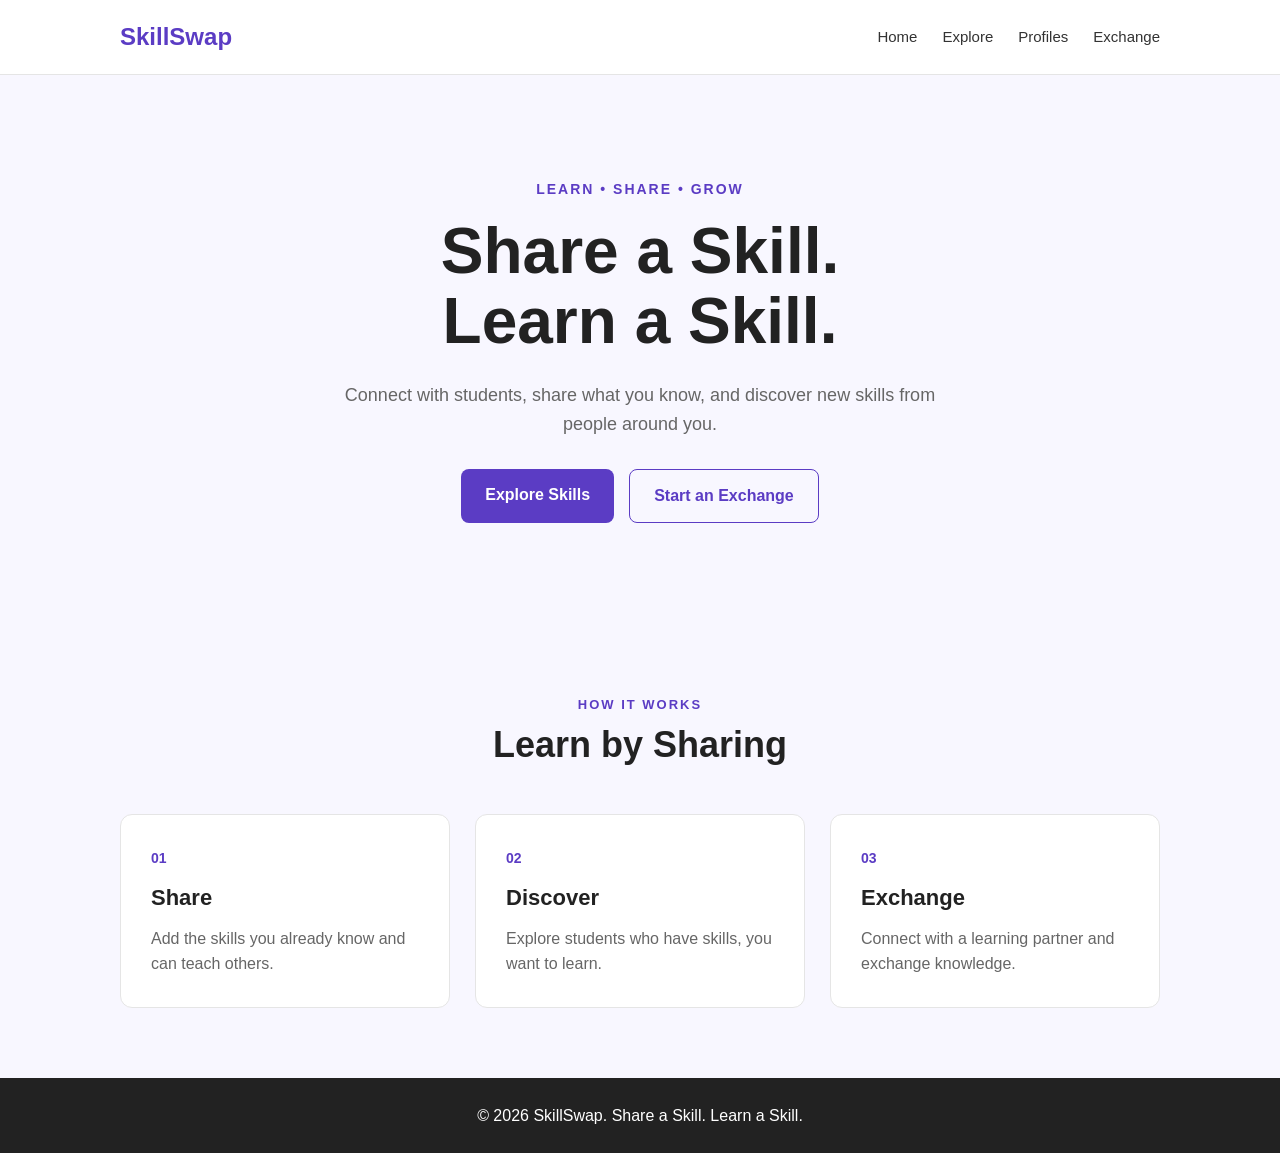
<file: index.html>
<!DOCTYPE html>
<html lang="en">
<head>
    <meta charset="UTF-8">
    <meta name="viewport" content="width=device-width, initial-scale=1.0">

    <title>SkillSwap | Share a Skill. Learn a Skill.</title>

    <link rel="stylesheet" href="css/style.css">
</head>

<body>

<header>
    <nav>
        <a href="index.html">SkillSwap</a>

        <div>
            <a href="index.html">Home</a>
            <a href="explore.html">Explore</a>
            <a href="profile.html">Profiles</a>
            <a href="exchange.html">Exchange</a>
        </div>
    </nav>

</header>

<main>

    <section class="hero">

        <div class="hero-content">

            <p class="tagline">LEARN • SHARE • GROW</p>

            <h1>
                Share a Skill.<br>
                Learn a Skill.
            </h1>

            <p>
                Connect with students, share what you know, and discover new skills from people around you.
            </p>

            <div class="hero-buttons">
                <a href="explore.html">Explore Skills</a>
                <a href="exchange.html">Start an Exchange</a>
            </div>

        </div>

    </section>

    <section class="how-it-works">

        <div class="section-heading">
            <p>HOW IT WORKS</p>
            <h2>Learn by Sharing</h2>
        </div>

        <div class="steps">

            <article class="step-card">
                <span>01</span>
                <h3>Share</h3>
                <p>
                    Add the skills you already know and can teach others.
                </p>
            </article>

            <article class="step-card">
                <span>02</span>
                <h3>Discover</h3>
                <p>
                    Explore students who have skills, you want to learn.
                </p>
            </article>

            <article class="step-card">
                <span>03</span>
                <h3>Exchange</h3>
                <p>
                    Connect with a learning partner
                    and exchange knowledge.
                </p>
            </article>

        </div>

    </section>

</main>

<footer>
    <p>&copy; 2026 SkillSwap. Share a Skill. Learn a Skill.</p>
</footer>

</body>
</html>
</file>
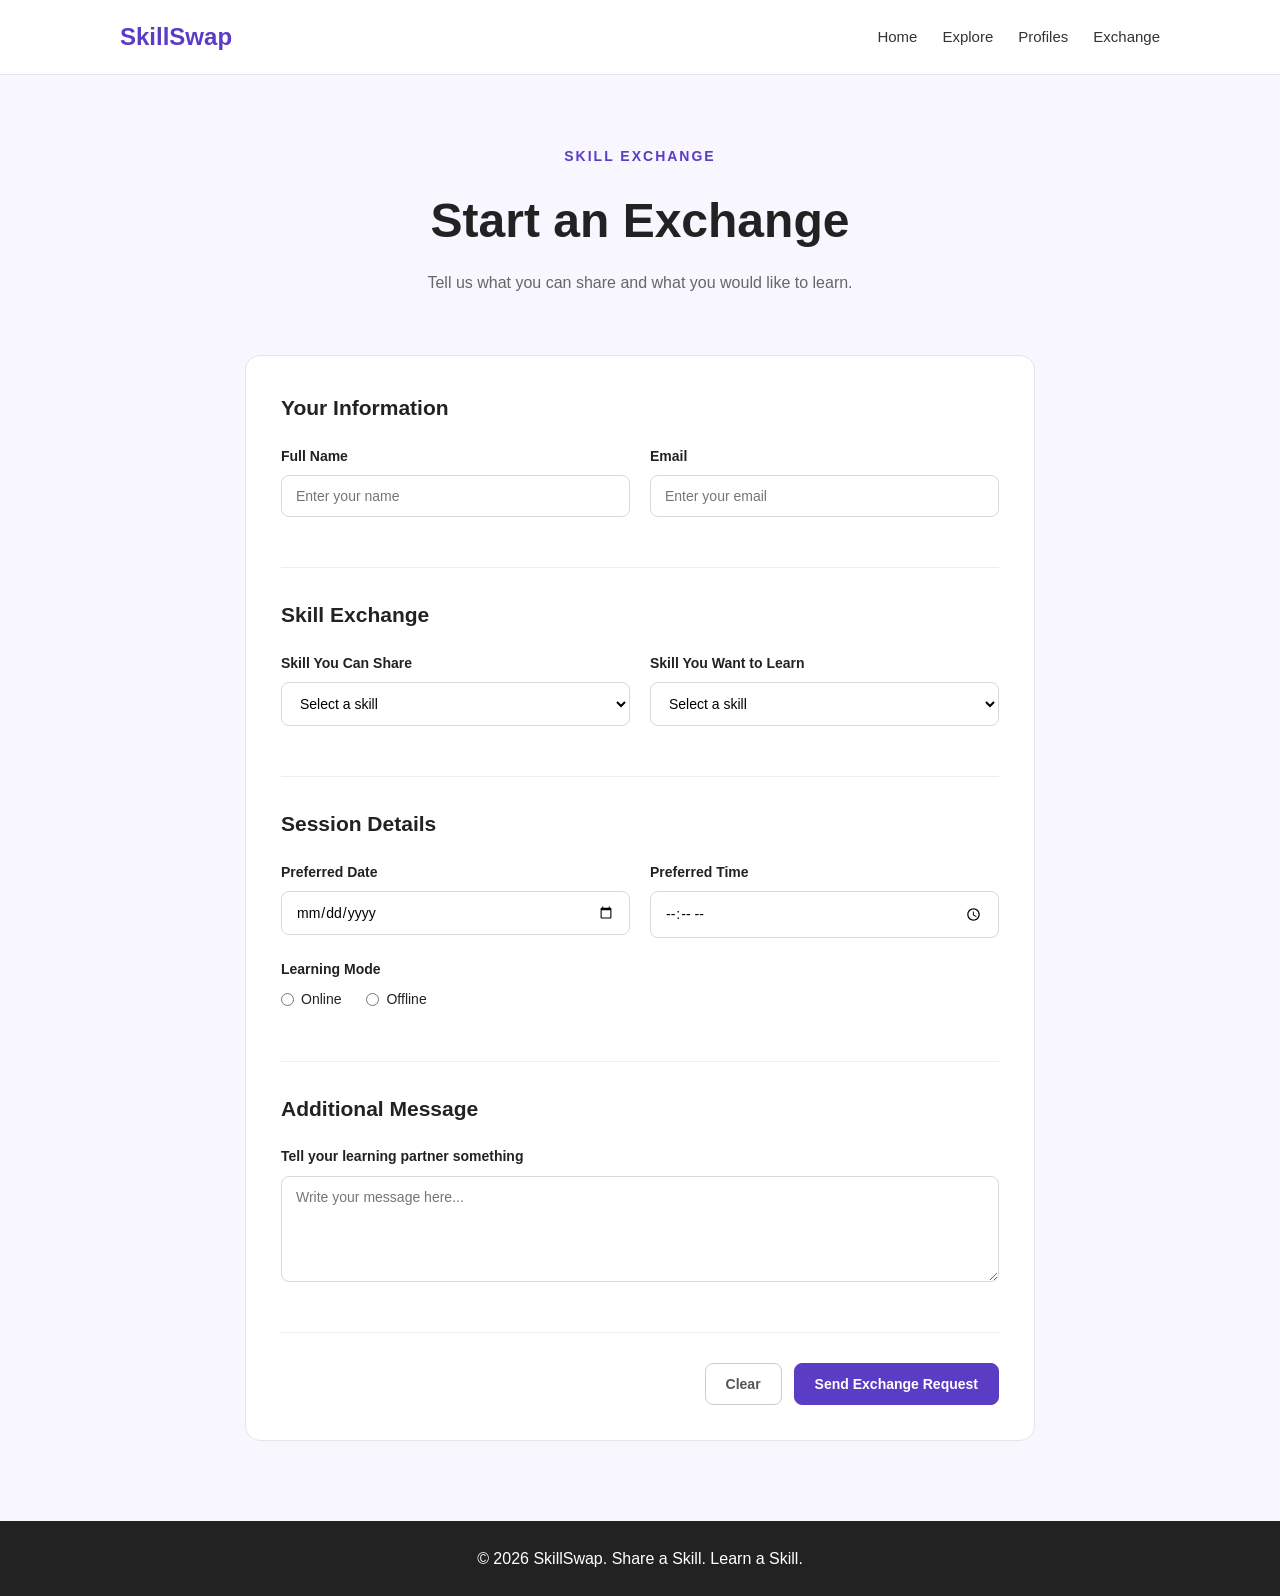
<file: exchange.html>
<!DOCTYPE html>
<html lang="en">
<head>
    <meta charset="UTF-8">
    <meta name="viewport" content="width=device-width, initial-scale=1.0">

    <title>Skill Exchange | SkillSwap</title>

    <link rel="stylesheet" href="css/style.css">
</head>

<body>

<header>
    <nav>
        <a href="index.html">SkillSwap</a>

        <div>
            <a href="index.html">Home</a>
            <a href="explore.html">Explore</a>
            <a href="profile.html">Profiles</a>
            <a href="exchange.html">Exchange</a>
        </div>
    </nav>
</header>


<main>

    <section class="exchange-header">

        <p class="tagline">SKILL EXCHANGE</p>

        <h1>Start an Exchange</h1>

        <p>
            Tell us what you can share and what you would like to learn.
        </p>

    </section>


    <section class="exchange-container">

        <form class="exchange-form">

            <div class="form-section">

                <h2>Your Information</h2>

                <div class="form-grid">

                    <div class="form-group">
                        <label for="name">Full Name</label>
                        <input
                                type="text"
                                id="name"
                                name="name"
                                placeholder="Enter your name"
                                required>
                    </div>

                    <div class="form-group">
                        <label for="email">Email</label>
                        <input
                                type="email"
                                id="email"
                                name="email"
                                placeholder="Enter your email"
                                required>
                    </div>

                </div>

            </div>


            <div class="form-section">

                <h2>Skill Exchange</h2>

                <div class="form-grid">

                    <div class="form-group">

                        <label for="teach">
                            Skill You Can Share
                        </label>

                        <select id="teach" name="teach">

                            <option value="">
                                Select a skill
                            </option>

                            <option>Java</option>
                            <option>HTML & CSS</option>
                            <option>Python</option>
                            <option>JavaScript</option>
                            <option>UI/UX Design</option>
                            <option>Figma</option>
                            <option>Communication</option>

                        </select>

                    </div>


                    <div class="form-group">

                        <label for="learn">
                            Skill You Want to Learn
                        </label>

                        <select id="learn" name="learn">

                            <option value="">
                                Select a skill
                            </option>

                            <option>Java</option>
                            <option>HTML & CSS</option>
                            <option>Python</option>
                            <option>JavaScript</option>
                            <option>UI/UX Design</option>
                            <option>Figma</option>
                            <option>Communication</option>

                        </select>

                    </div>

                </div>

            </div>


            <div class="form-section">

                <h2>Session Details</h2>

                <div class="form-grid">

                    <div class="form-group">

                        <label for="date">Preferred Date</label>

                        <input
                                type="date"
                                id="date"
                                name="date">

                    </div>


                    <div class="form-group">

                        <label for="time">Preferred Time</label>

                        <input
                                type="time"
                                id="time"
                                name="time">

                    </div>

                </div>


                <div class="form-group">

                    <label>Learning Mode</label>

                    <div class="radio-group">

                        <label>
                            <input
                                    type="radio"
                                    name="mode"
                                    value="online">
                            Online
                        </label>

                        <label>
                            <input
                                    type="radio"
                                    name="mode"
                                    value="offline">
                            Offline
                        </label>

                    </div>

                </div>

            </div>


            <div class="form-section">

                <h2>Additional Message</h2>

                <div class="form-group">

                    <label for="message">
                        Tell your learning partner something
                    </label>

                    <textarea
                            id="message"
                            name="message"
                            rows="5"
                            placeholder="Write your message here..."></textarea>

                </div>

            </div>


            <div class="form-actions">

                <button type="reset" class="reset-button">
                    Clear
                </button>

                <button type="submit" class="submit-button">
                    Send Exchange Request
                </button>

            </div>

        </form>

    </section>

</main>


<footer>
    <p>&copy; 2026 SkillSwap. Share a Skill. Learn a Skill.</p>
</footer>

</body>
</html>
</file>
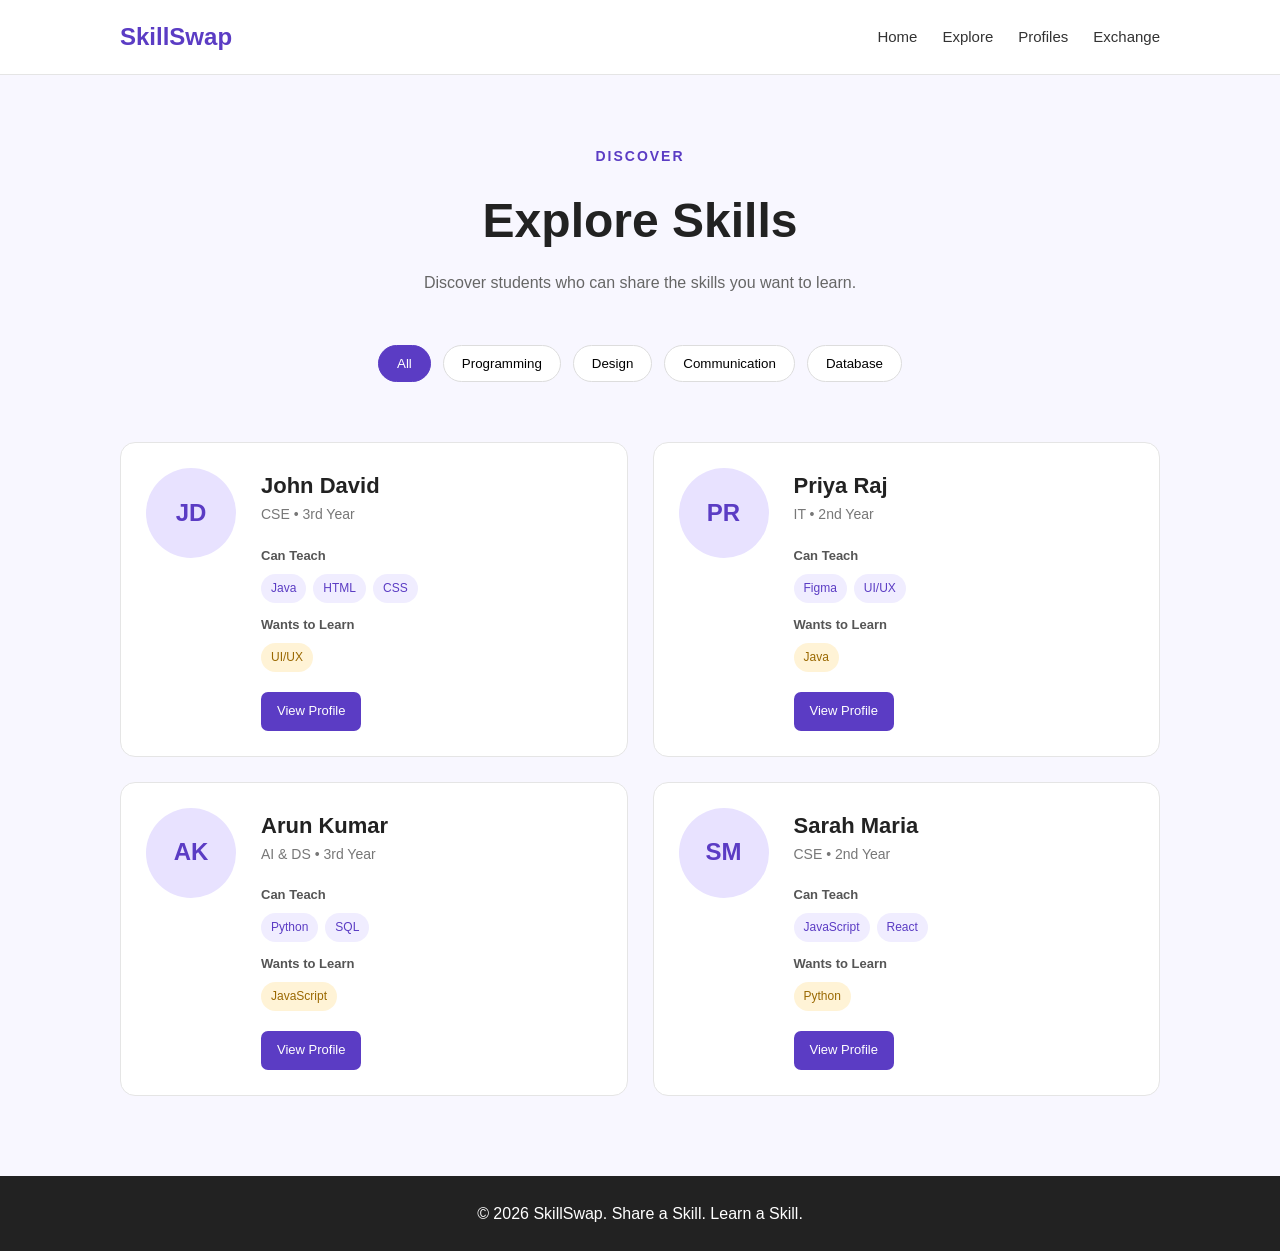
<file: explore.html>
<!DOCTYPE html>
<html lang="en">
<head>
    <meta charset="UTF-8">
    <meta name="viewport" content="width=device-width, initial-scale=1.0">

    <title>Explore Skills | SkillSwap</title>

    <link rel="stylesheet" href="css/style.css">
</head>

<body>

<header>
    <nav>
        <a href="index.html">SkillSwap</a>

        <div>
            <a href="index.html">Home</a>
            <a href="explore.html">Explore</a>
            <a href="profile.html">Profiles</a>
            <a href="exchange.html">Exchange</a>
        </div>
    </nav>
</header>

<main>

    <section class="explore-header">

        <p class="tagline">DISCOVER</p>

        <h1>Explore Skills</h1>

        <p>
            Discover students who can share the skills
            you want to learn.
        </p>

    </section>

    <section class="categories">

        <button>All</button>
        <button>Programming</button>
        <button>Design</button>
        <button>Communication</button>
        <button>Database</button>

    </section>
    <section class="student-section">

        <div class="student-grid">


            <article class="student-card">

                <div class="student-image">
                    <span>JD</span>
                </div>

                <div class="student-info">

                    <h2>John David</h2>

                    <p class="student-course">
                        CSE • 3rd Year
                    </p>

                    <h3>Can Teach</h3>

                    <div class="skills">
                        <span>Java</span>
                        <span>HTML</span>
                        <span>CSS</span>
                    </div>

                    <h3>Wants to Learn</h3>

                    <div class="skills wanted">
                        <span>UI/UX</span>
                    </div>

                    <a href="profile.html" class="profile-button">
                        View Profile
                    </a>

                </div>

            </article>

            <article class="student-card">

                <div class="student-image">
                    <span>PR</span>
                </div>

                <div class="student-info">

                    <h2>Priya Raj</h2>

                    <p class="student-course">
                        IT • 2nd Year
                    </p>

                    <h3>Can Teach</h3>

                    <div class="skills">
                        <span>Figma</span>
                        <span>UI/UX</span>
                    </div>

                    <h3>Wants to Learn</h3>

                    <div class="skills wanted">
                        <span>Java</span>
                    </div>

                    <a href="profile.html" class="profile-button">
                        View Profile
                    </a>

                </div>

            </article>

            <article class="student-card">

                <div class="student-image">
                    <span>AK</span>
                </div>

                <div class="student-info">

                    <h2>Arun Kumar</h2>

                    <p class="student-course">
                        AI & DS • 3rd Year
                    </p>

                    <h3>Can Teach</h3>

                    <div class="skills">
                        <span>Python</span>
                        <span>SQL</span>
                    </div>

                    <h3>Wants to Learn</h3>

                    <div class="skills wanted">
                        <span>JavaScript</span>
                    </div>

                    <a href="profile.html" class="profile-button">
                        View Profile
                    </a>

                </div>

            </article>

            <article class="student-card">

                <div class="student-image">
                    <span>SM</span>
                </div>

                <div class="student-info">

                    <h2>Sarah Maria</h2>

                    <p class="student-course">
                        CSE • 2nd Year
                    </p>

                    <h3>Can Teach</h3>

                    <div class="skills">
                        <span>JavaScript</span>
                        <span>React</span>
                    </div>

                    <h3>Wants to Learn</h3>

                    <div class="skills wanted">
                        <span>Python</span>
                    </div>

                    <a href="profile.html" class="profile-button">
                        View Profile
                    </a>

                </div>

            </article>

        </div>

    </section>

</main>

<footer>
    <p>&copy; 2026 SkillSwap. Share a Skill. Learn a Skill.</p>
</footer>

</body>
</html>
</file>
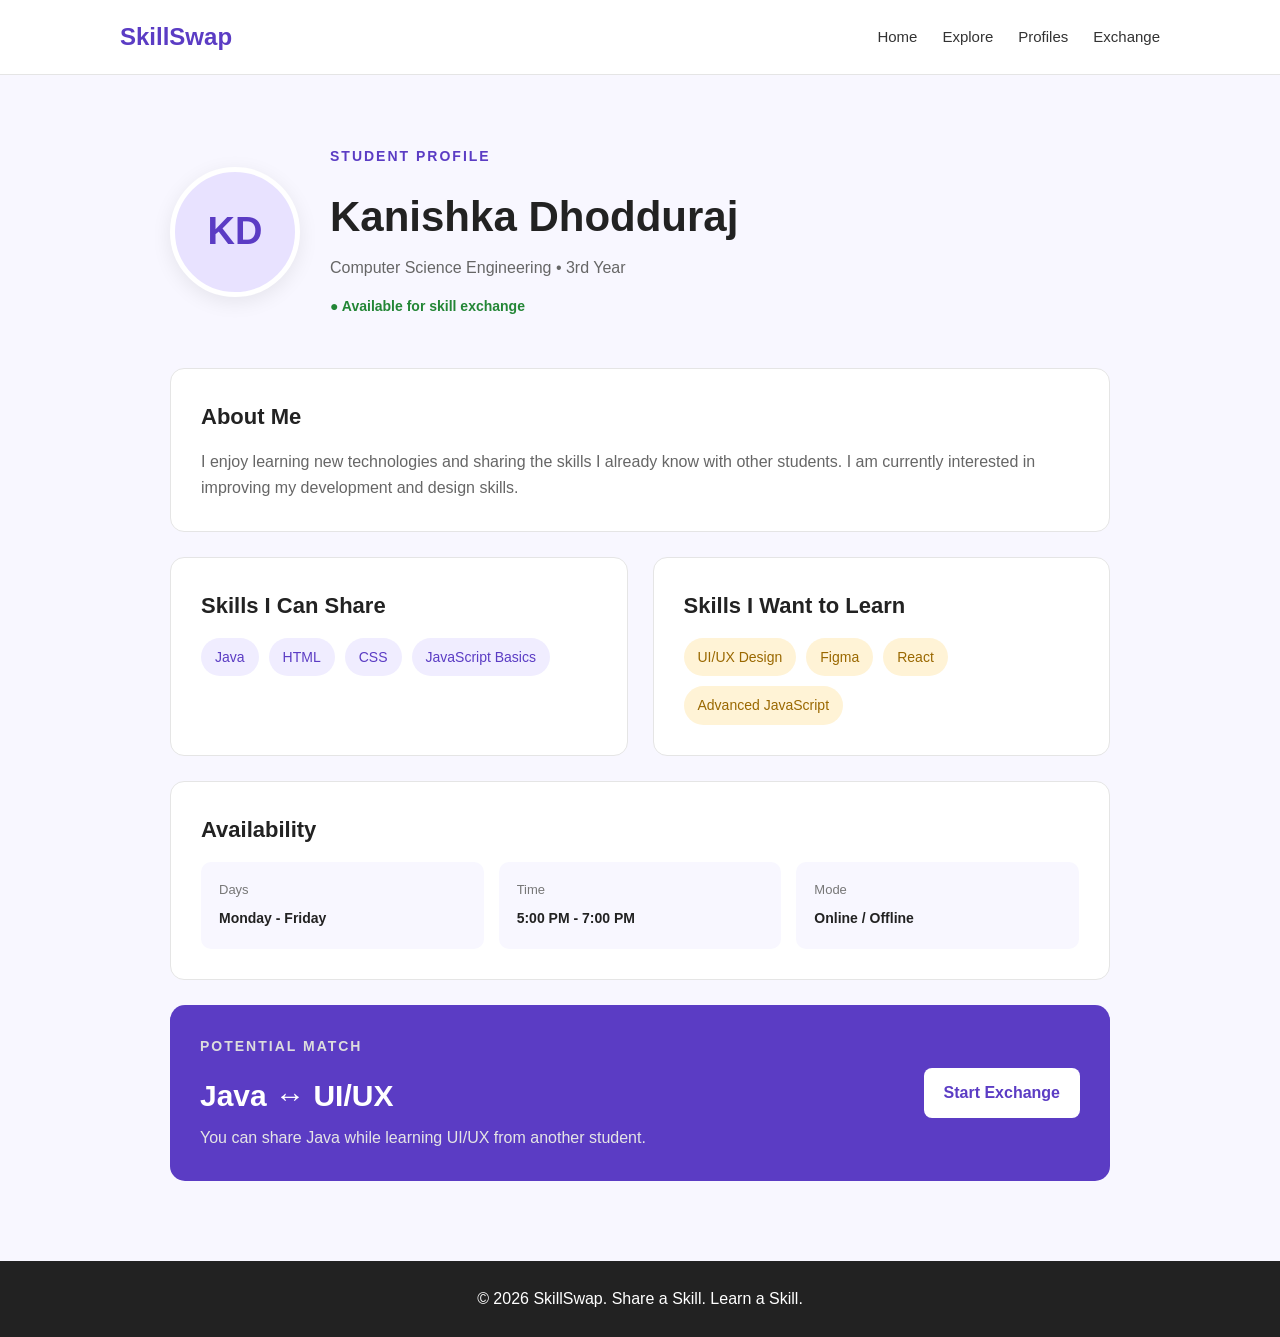
<file: profile.html>
<!DOCTYPE html>
<html lang="en">
<head>
    <meta charset="UTF-8">
    <meta name="viewport" content="width=device-width, initial-scale=1.0">

    <title>Profile | SkillSwap</title>

    <link rel="stylesheet" href="css/style.css">
</head>

<body>

<header>
    <nav>
        <a href="index.html">SkillSwap</a>

        <div>
            <a href="index.html">Home</a>
            <a href="explore.html">Explore</a>
            <a href="profile.html">Profiles</a>
            <a href="exchange.html">Exchange</a>
        </div>


    </nav>

</header>


<main>

    <section class="profile-header">

        <div class="profile-avatar">
            KD
        </div>

        <div class="profile-title">
            <p class="tagline">STUDENT PROFILE</p>

            <h1>Kanishka Dhodduraj</h1>

            <p>
                Computer Science Engineering • 3rd Year
            </p>

            <span class="availability">
                    ● Available for skill exchange
                </span>
        </div>

    </section>

    <section class="profile-container">
        <article class="profile-card">

            <h2>About Me</h2>

            <p>
                I enjoy learning new technologies and sharing the skills I already know with other students. I am currently interested in improving my development and design skills.
            </p>

        </article>

        <div class="profile-columns">

            <article class="profile-card">

                <h2>Skills I Can Share</h2>

                <ul class="skill-list">
                    <li>Java</li>
                    <li>HTML</li>
                    <li>CSS</li>
                    <li>JavaScript Basics</li>
                </ul>

            </article>


            <article class="profile-card">

                <h2>Skills I Want to Learn</h2>

                <ul class="skill-list wanted-list">
                    <li>UI/UX Design</li>
                    <li>Figma</li>
                    <li>React</li>
                    <li>Advanced JavaScript</li>

                </ul>

            </article>

        </div>

        <article class="profile-card">

            <h2>Availability</h2>

            <div class="availability-grid">

                <div>
                    <span>Days</span>
                    <strong>Monday - Friday</strong>
                </div>

                <div>
                    <span>Time</span>
                    <strong>5:00 PM - 7:00 PM</strong>
                </div>

                <div>
                    <span>Mode</span>
                    <strong>Online / Offline</strong>
                </div>

            </div>

        </article>

        <article class="match-card">

            <div class="match-content">

                <p class="tagline">POTENTIAL MATCH</p>

                <h2>Java ↔ UI/UX</h2>

                <p>
                    You can share Java while learning UI/UX
                    from another student.
                </p>

            </div>

            <a href="exchange.html" class="match-button">
                Start Exchange
            </a>

        </article>

    </section>

</main>

<footer>
    <p>&copy; 2026 SkillSwap. Share a Skill. Learn a Skill.</p>
</footer>

</body>
</html>
</file>
<file: css/style.css>
* {
    margin: 0;
    padding: 0;
    box-sizing: border-box;
}

body {
    font-family: Arial, sans-serif;
    background-color: #f8f7ff;
    color: #222;
    line-height: 1.6;
}

header {
    background-color: white;
    border-bottom: 1px solid #e5e5e5;
}

nav {
    max-width: 1100px;
    margin: auto;
    padding: 18px 30px;

    display: flex;
    justify-content: space-between;
    align-items: center;
}

nav > a {
    text-decoration: none;
    color: #5b3cc4;
    font-size: 24px;
    font-weight: bold;
}

nav div {
    display: flex;
    gap: 25px;
}

nav div a {
    text-decoration: none;
    color: #333;
    font-size: 15px;
}

nav div a:hover {
    color: #5b3cc4;
}

.hero {
    min-height: 550px;

    display: flex;
    align-items: center;
    justify-content: center;

    text-align: center;
    padding: 60px 20px;
}

.hero-content {
    max-width: 750px;
}

.tagline {
    color: #5b3cc4;
    font-size: 14px;
    font-weight: bold;
    letter-spacing: 2px;
    margin-bottom: 15px;
}

.hero h1 {
    font-size: 64px;
    line-height: 1.1;
    margin-bottom: 25px;
}

.hero-content > p:not(.tagline) {
    color: #666;
    font-size: 18px;
    max-width: 600px;
    margin: 0 auto 30px;
}

.hero-buttons {
    display: flex;
    justify-content: center;
    gap: 15px;
}

.hero-buttons a {
    text-decoration: none;
    padding: 13px 24px;
    border-radius: 8px;
    font-weight: bold;
    transition: 0.3s;
}

.hero-buttons a:first-child {
    background-color: #5b3cc4;
    color: white;
}

.hero-buttons a:last-child {
    border: 1px solid #5b3cc4;
    color: #5b3cc4;
}

.hero-buttons a:hover {
    transform: translateY(-3px);
}

.how-it-works {
    max-width: 1100px;
    margin: auto;
    padding: 70px 30px;
}

.section-heading {
    text-align: center;
    margin-bottom: 40px;
}

.section-heading p {
    color: #5b3cc4;
    font-size: 13px;
    font-weight: bold;
    letter-spacing: 2px;
}

.section-heading h2 {
    font-size: 36px;
}

.steps {
    display: grid;
    grid-template-columns: repeat(3, 1fr);
    gap: 25px;
}

.step-card {
    background-color: white;
    padding: 30px;
    border: 1px solid #e5e5e5;
    border-radius: 12px;

    transition: 0.3s;
}

.step-card:hover {
    transform: translateY(-6px);
    box-shadow: 0 10px 25px rgba(0, 0, 0, 0.08);
}

.step-card span {
    color: #5b3cc4;
    font-size: 14px;
    font-weight: bold;
}

.step-card h3 {
    margin: 10px 0;
    font-size: 22px;
}

.step-card p {
    color: #666;
}

footer {
    text-align: center;
    padding: 25px;
    background-color: #222;
    color: white;
}


@media (max-width: 768px) {

    nav {
        flex-direction: column;
        gap: 15px;

    }

    nav div {
        gap: 15px;
        flex-wrap: wrap;
        justify-content: center;
    }

    .hero h1 {
        font-size: 45px;
    }

    .hero-buttons {
        flex-direction: column;
        align-items: center;
    }

    .steps {
        grid-template-columns: 1fr;
    }
}

/*Explore*/

.explore-header {
    text-align: center;
    padding: 70px 20px 40px;
}

.explore-header h1 {
    font-size: 48px;
    margin: 10px 0;
}

.explore-header > p:last-child {
    color: #666;
}

.categories {
    display: flex;
    justify-content: center;
    gap: 12px;
    flex-wrap: wrap;
    padding: 10px 20px 40px;
}

.categories button {
    border: 1px solid #ddd;
    background-color: white;
    padding: 10px 18px;
    border-radius: 20px;
    cursor: pointer;
    transition: 0.3s;
}

.categories button:first-child,
.categories button:hover {
    background-color: #5b3cc4;
    color: white;
    border-color: #5b3cc4;
}

.student-section {
    max-width: 1100px;
    margin: auto;
    padding: 20px 30px 80px;
}

.student-grid {
    display: grid;
    grid-template-columns: repeat(2, 1fr);
    gap: 25px;
}

.student-card {
    display: flex;
    gap: 25px;

    background-color: white;
    border: 1px solid #e5e5e5;
    border-radius: 15px;

    padding: 25px;

    transition: 0.3s;
}

.student-card:hover {
    transform: translateY(-5px);
    box-shadow: 0 10px 25px rgba(0, 0, 0, 0.08);
}
.student-image {
    min-width: 90px;
    height: 90px;

    border-radius: 50%;

    display: flex;
    align-items: center;
    justify-content: center;

    background-color: #e8e2ff;
    color: #5b3cc4;

    font-size: 24px;
    font-weight: bold;
}
.student-info {
    flex: 1;
}

.student-info h2 {
    font-size: 22px;
}

.student-course {
    color: #777;
    font-size: 14px;
    margin-bottom: 20px;
}

.student-info h3 {
    font-size: 13px;
    margin-top: 12px;
    margin-bottom: 7px;
    color: #555;
}

.skills {
    display: flex;
    flex-wrap: wrap;
    gap: 7px;
}

.skills span {
    background-color: #f0edff;
    color: #5b3cc4;
    padding: 5px 10px;
    border-radius: 15px;
    font-size: 12px;
}

.skills.wanted span {
    background-color: #fff3d6;
    color: #9a6800;
}
.profile-button {
    display: inline-block;

    margin-top: 20px;

    text-decoration: none;

    background-color: #5b3cc4;
    color: white;

    padding: 9px 16px;

    border-radius: 7px;

    font-size: 13px;

    transition: 0.3s;
}

.profile-button:hover {
    transform: translateY(-2px);
}

@media (max-width: 850px) {

    .student-grid {
        grid-template-columns: 1fr;
    }
}


@media (max-width: 600px) {

    .student-card {
        flex-direction: column;
        align-items: center;
        text-align: center;
    }

    .skills {
        justify-content: center;
    }

    .explore-header h1 {
        font-size: 38px;
    }
}

/* Profile Page*/

.profile-header {
    max-width: 1000px;
    margin: auto;

    padding: 70px 30px 50px;

    display: flex;
    align-items: center;
    gap: 30px;
}

.profile-avatar {
    width: 130px;
    height: 130px;

    border-radius: 50%;

    display: flex;
    align-items: center;
    justify-content: center;

    background-color: #e8e2ff;
    color: #5b3cc4;

    font-size: 38px;
    font-weight: bold;

    border: 5px solid white;
    box-shadow: 0 5px 20px rgba(0, 0, 0, 0.08);
}
.profile-title h1 {
    font-size: 42px;
    margin: 5px 0;
}

.profile-title > p:not(.tagline) {
    color: #666;
    margin-bottom: 12px;
}

.availability {

    color: #238636;
    font-size: 14px;
    font-weight: bold;
}

.profile-container {
    max-width: 1000px;
    margin: auto;

    padding: 0 30px 80px;
}

.profile-card {
    background-color: white;

    border: 1px solid #e5e5e5;
    border-radius: 14px;

    padding: 30px;

    margin-bottom: 25px;
}

.profile-card h2 {
    font-size: 22px;
    margin-bottom: 15px;
}

.profile-card > p {
    color: #666;
}

.profile-columns {
    display: grid;

    grid-template-columns: repeat(2, 1fr);

    gap: 25px;
}

.skill-list {
    list-style: none;

    display: flex;
    flex-wrap: wrap;

    gap: 10px;
}

.skill-list li {
    background-color: #f0edff;
    color: #5b3cc4;

    padding: 8px 14px;

    border-radius: 20px;

    font-size: 14px;
}

.wanted-list li {
    background-color: #fff3d6;
    color: #9a6800;
}

.availability-grid {
    display: grid;

    grid-template-columns: repeat(3, 1fr);

    gap: 15px;
}

.availability-grid div {
    background-color: #f8f7ff;

    padding: 18px;

    border-radius: 10px;
}

.availability-grid span {
    display: block;

    color: #777;

    font-size: 13px;

    margin-bottom: 5px;
}

.availability-grid strong {
    font-size: 14px;
}

.match-card {
    display: flex;

    justify-content: space-between;
    align-items: center;

    gap: 30px;

    padding: 30px;

    border-radius: 15px;

    background-color: #5b3cc4;
    color: white;
}

.match-card .tagline {
    color: #ddd;
}

.match-content h2 {
    font-size: 30px;

    margin: 5px 0;
}

.match-content p:last-child {
    color: #e5e5e5;
}

.match-button {
    text-decoration: none;

    background-color: white;
    color: #5b3cc4;

    padding: 12px 20px;

    border-radius: 8px;

    font-weight: bold;

    white-space: nowrap;

    transition: 0.3s;
}

.match-button:hover {
    transform: translateY(-3px);
}

@media (max-width: 700px) {

    .profile-header {
        flex-direction: column;
        text-align: center;
    }

    .profile-title h1 {
        font-size: 32px;
    }

    .profile-columns {
        grid-template-columns: 1fr;
    }

    .availability-grid {
        grid-template-columns: 1fr;
    }

    .match-card {
        flex-direction: column;
        text-align: center;
    }
}

.exchange-header {
    text-align: center;
    padding: 70px 20px 40px;
}

.exchange-header h1 {
    font-size: 48px;
    margin: 10px 0;
}

.exchange-header > p:last-child {
    color: #666;
}

.exchange-container {
    max-width: 850px;
    margin: auto;
    padding: 20px 30px 80px;
}

.exchange-form {
    background-color: white;
    border: 1px solid #e5e5e5;
    border-radius: 15px;
    padding: 35px;
}

.form-section {
    padding-bottom: 30px;
    margin-bottom: 30px;
    border-bottom: 1px solid #eee;
}

.form-section:last-of-type {
    border-bottom: none;
    margin-bottom: 0;
}

.form-section h2 {
    font-size: 21px;
    margin-bottom: 20px;
}

.form-grid {
    display: grid;
    grid-template-columns: repeat(2, 1fr);
    gap: 20px;
}

.form-group {
    display: flex;
    flex-direction: column;
    gap: 8px;
    margin-bottom: 20px;
}

.form-group label {
    font-size: 14px;
    font-weight: bold;
}

.form-group input,
.form-group select,
.form-group textarea {
    width: 100%;
    padding: 12px 14px;
    border: 1px solid #d9d9d9;
    border-radius: 8px;
    font-family: inherit;
    font-size: 14px;
    background-color: white;
}

.form-group input:focus,
.form-group select:focus,
.form-group textarea:focus {
    outline: none;
    border-color: #5b3cc4;
    box-shadow: 0 0 0 3px #e8e2ff;
}

.form-group textarea {
    resize: vertical;
}

.radio-group {
    display: flex;
    gap: 25px;
}

.radio-group label {
    display: flex;
    align-items: center;
    gap: 7px;
    font-weight: normal;
}

.radio-group input {
    accent-color: #5b3cc4;
}

.form-actions {
    display: flex;
    justify-content: flex-end;
    gap: 12px;
}

.form-actions button {
    padding: 12px 20px;
    border-radius: 8px;
    font-size: 14px;
    font-weight: bold;
    cursor: pointer;
    transition: 0.3s;
}

.reset-button {
    background-color: white;
    border: 1px solid #ccc;
    color: #555;
}

.submit-button {
    background-color: #5b3cc4;
    border: 1px solid #5b3cc4;
    color: white;
}

.form-actions button:hover {
    transform: translateY(-2px);
}

@media (max-width: 650px) {
    .exchange-header h1 {
        font-size: 38px;
    }

    .exchange-form {
        padding: 25px 20px;
    }

    .form-grid {
        grid-template-columns: 1fr;
        gap: 0;
    }

    .radio-group {
        flex-direction: column;
        gap: 12px;
    }

    .form-actions {
        flex-direction: column;
    }

    .form-actions button {
        width: 100%;
    }
}
</file>
